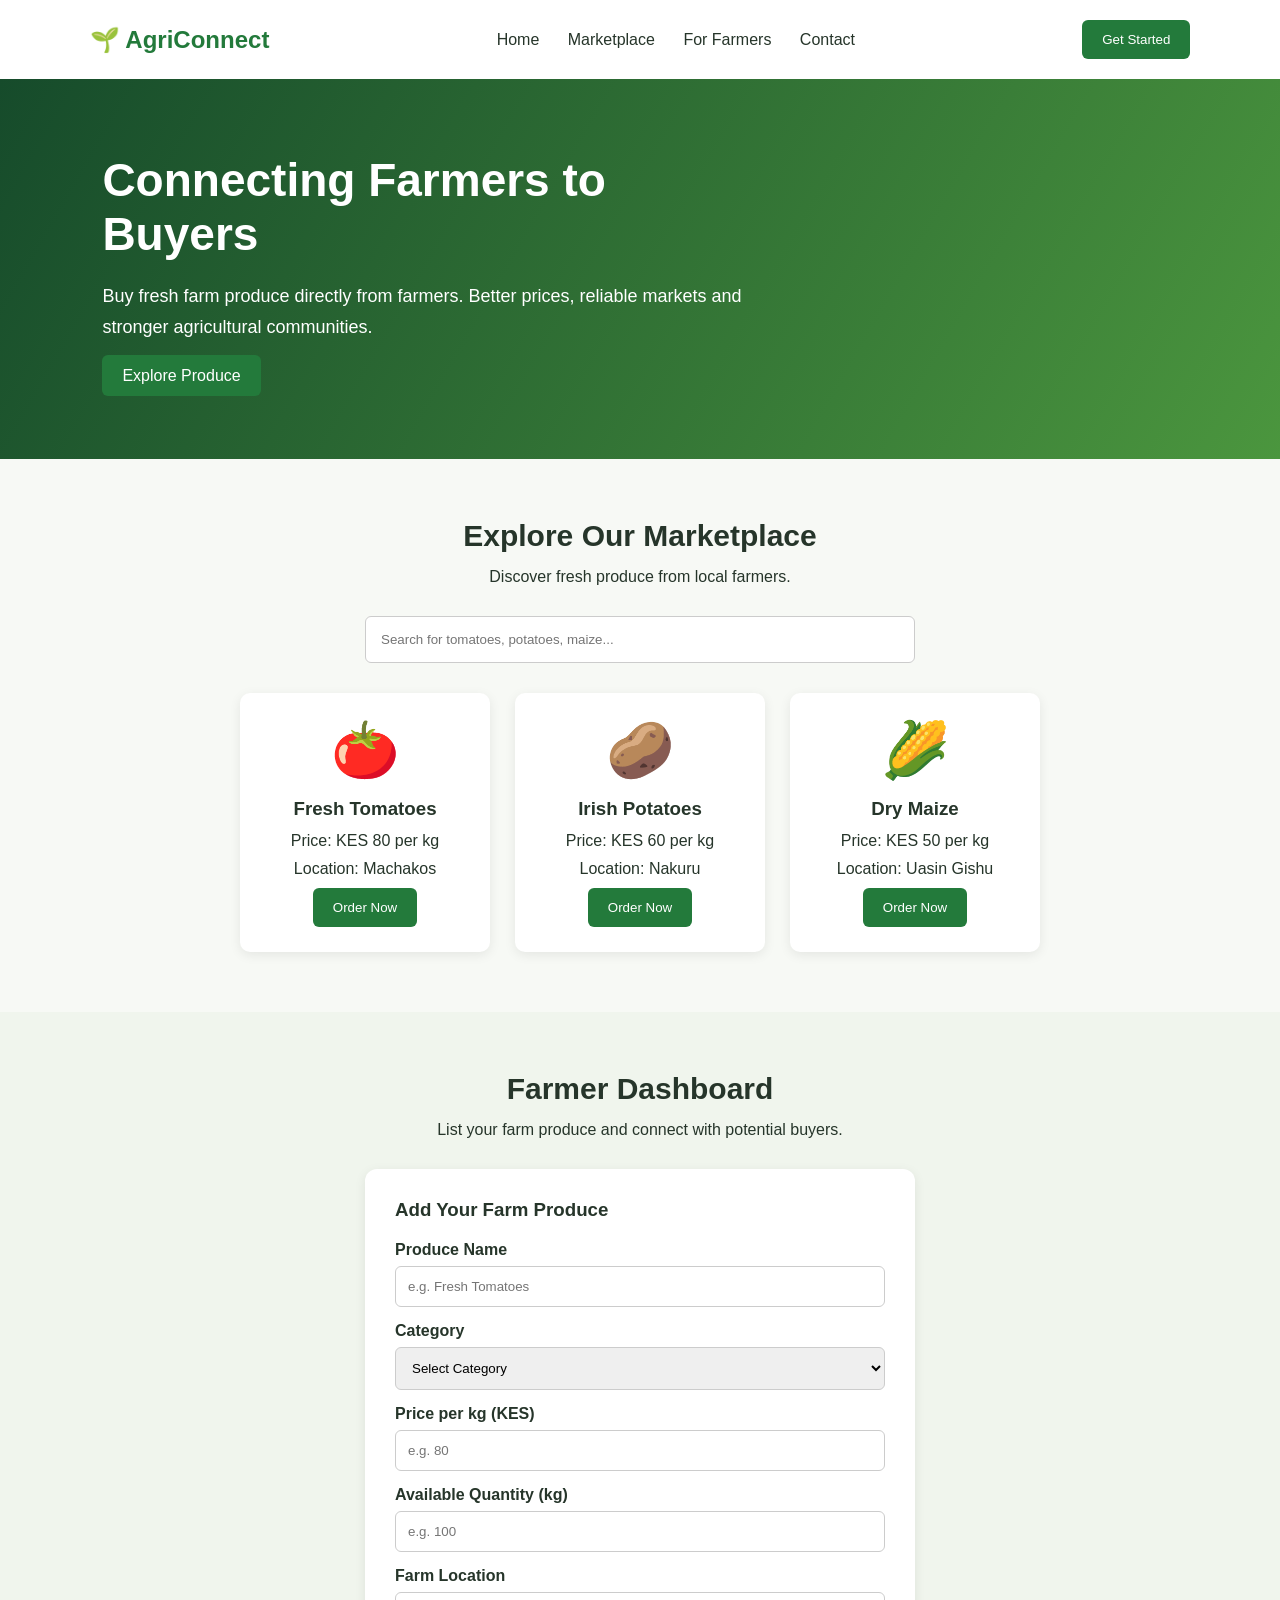
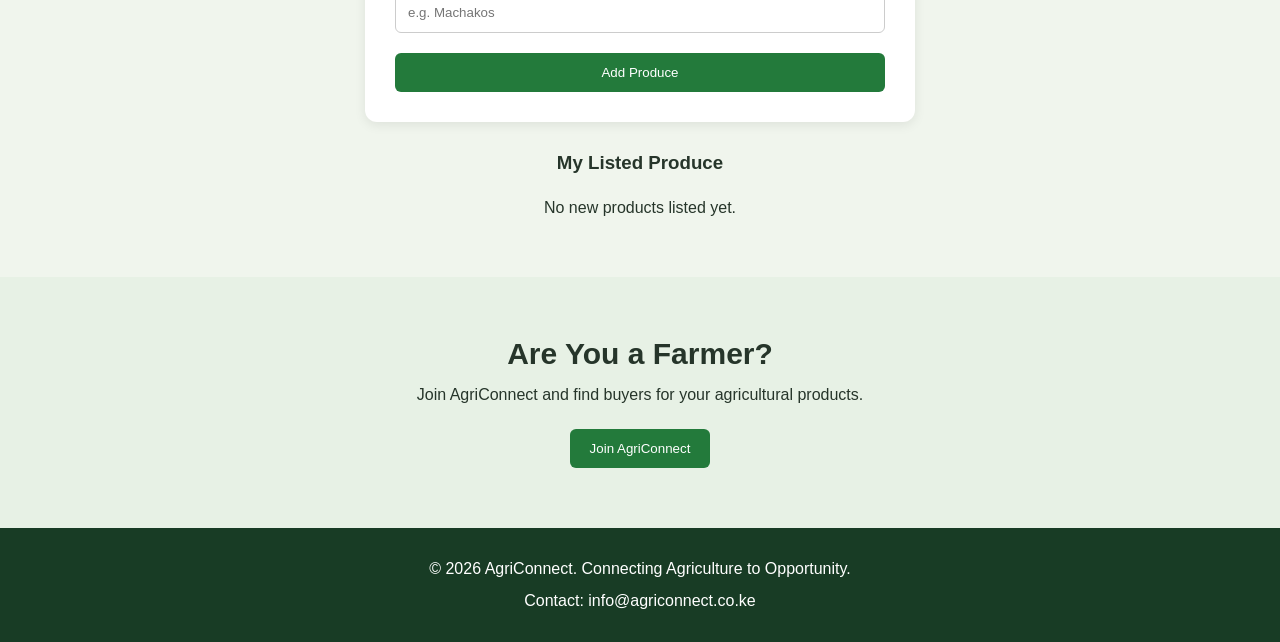
<file: index.html>
<!DOCTYPE html>
<html lang="en">
<head>
    <meta charset="UTF-8">
    <meta name="viewport" content="width=device-width, initial-scale=1.0">
    <title>AgriConnect | Connecting Farmers to Buyers</title>
    <link rel="stylesheet" href="style.css">
</head>
<body>

    <header>
        <div class="logo">🌱 AgriConnect</div>

        <nav>
            <a href="#home">Home</a>
            <a href="#marketplace">Marketplace</a>
            <a href="#farmers">For Farmers</a>
            <a href="#contact">Contact</a>
        </nav>

        <button class="login-btn" onclick="showMessage()">
            Get Started
        </button>
    </header>

    <section class="hero" id="home">
        <div class="hero-content">
            <h1>Connecting Farmers to Buyers</h1>

            <p>
                Buy fresh farm produce directly from farmers.
                Better prices, reliable markets and stronger
                agricultural communities.
            </p>

            <a href="#marketplace" class="main-btn">
                Explore Produce
            </a>
        </div>
    </section>

    <section class="marketplace" id="marketplace">
        <h2>Explore Our Marketplace</h2>
        <p>Discover fresh produce from local farmers.</p>

        <input
            type="text"
            id="searchInput"
            placeholder="Search for tomatoes, potatoes, maize..."
            oninput="searchProducts()"
        >

        <div class="products" id="productList">

            <div class="product">
                <div class="product-image">🍅</div>
                <h3>Fresh Tomatoes</h3>
                <p>Price: KES 80 per kg</p>
                <p>Location: Machakos</p>
                <button onclick="orderProduct('Fresh Tomatoes')">
                    Order Now
                </button>
            </div>

            <div class="product">
                <div class="product-image">🥔</div>
                <h3>Irish Potatoes</h3>
                <p>Price: KES 60 per kg</p>
                <p>Location: Nakuru</p>
                <button onclick="orderProduct('Irish Potatoes')">
                    Order Now
                </button>
            </div>

            <div class="product">
                <div class="product-image">🌽</div>
                <h3>Dry Maize</h3>
                <p>Price: KES 50 per kg</p>
                <p>Location: Uasin Gishu</p>
                <button onclick="orderProduct('Dry Maize')">
                    Order Now
                </button>
            </div>

        </div>
    </section>

<section class="farmer-dashboard" id="dashboard">
    <h2>Farmer Dashboard</h2>
    <p>List your farm produce and connect with potential buyers.</p>

    <div class="form-container">
        <h3>Add Your Farm Produce</h3>

        <form id="produceForm">

            <label>Produce Name</label>
            <input type="text" id="produceName"
                   placeholder="e.g. Fresh Tomatoes" required>

            <label>Category</label>
            <select id="category" required>
                <option value="">Select Category</option>
                <option>Vegetables</option>
                <option>Fruits</option>
                <option>Cereals</option>
                <option>Tubers</option>
            </select>

            <label>Price per kg (KES)</label>
            <input type="number" id="price"
                   placeholder="e.g. 80" min="1" required>

            <label>Available Quantity (kg)</label>
            <input type="number" id="quantity"
                   placeholder="e.g. 100" min="1" required>

            <label>Farm Location</label>
            <input type="text" id="location"
                   placeholder="e.g. Machakos" required>

            <button type="submit">Add Produce</button>
        </form>
    </div>

    <h3>My Listed Produce</h3>

    <div class="products" id="farmerProducts">
        <p>No new products listed yet.</p>
    </div>
</section>

    <section class="farmers" id="farmers">
        <h2>Are You a Farmer?</h2>
        <p>
            Join AgriConnect and find buyers for your
            agricultural products.
        </p>
        <button onclick="showMessage()">
            Join AgriConnect
        </button>
    </section>

    <footer id="contact">
        <p>© 2026 AgriConnect. Connecting Agriculture to Opportunity.</p>
        <p>Contact: info@agriconnect.co.ke</p>
    </footer>

    <script src="script.js"></script>
</body>
</html>
</file>
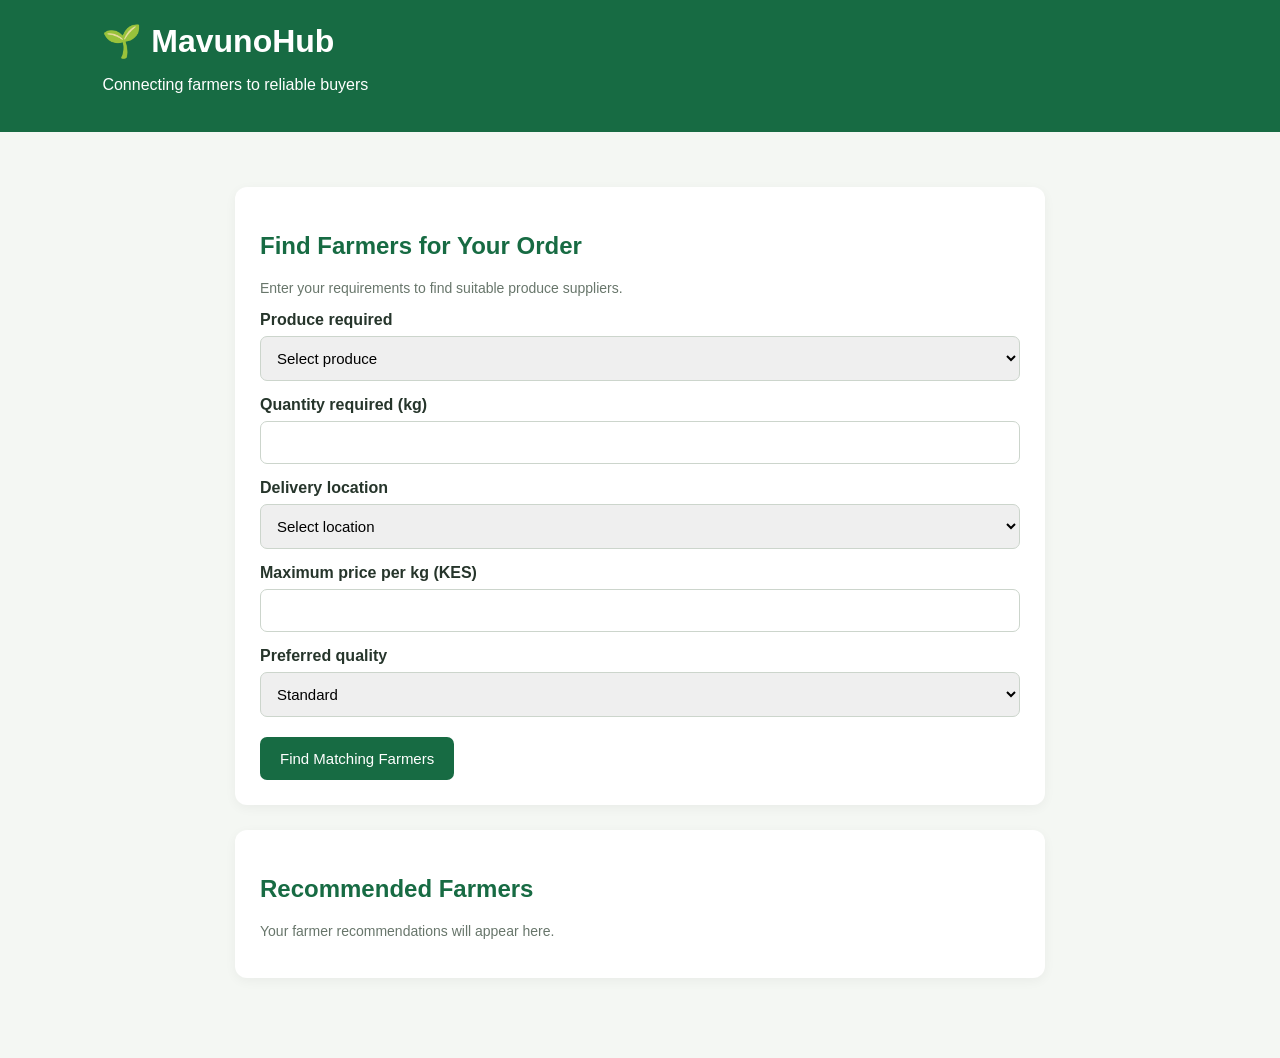
<file: matching.html>
<!DOCTYPE html>
<html lang="en">
<head>
  <meta charset="UTF-8">
  <meta name="viewport" content="width=device-width, initial-scale=1.0">
  <title>MavunoHub | Smart Matching</title>

  <style>
    * {
      box-sizing: border-box;
    }

    body {
      margin: 0;
      font-family: Arial, sans-serif;
      background: #f4f7f3;
      color: #26352b;
    }

    header {
      background: #176b43;
      color: white;
      padding: 22px 8%;
    }

    header h1 {
      margin: 0;
    }

    main {
      max-width: 850px;
      margin: 35px auto;
      padding: 20px;
    }

    .panel {
      background: white;
      padding: 25px;
      margin-bottom: 25px;
      border-radius: 12px;
      box-shadow: 0 3px 12px #0000000c;
    }

    h2 {
      color: #176b43;
    }

    label {
      display: block;
      margin-top: 15px;
      font-weight: bold;
    }

    input, select {
      width: 100%;
      padding: 12px;
      margin-top: 7px;
      border: 1px solid #ccd5cc;
      border-radius: 7px;
      font-size: 15px;
    }

    button {
      background: #176b43;
      color: white;
      border: none;
      padding: 13px 20px;
      margin-top: 20px;
      border-radius: 7px;
      cursor: pointer;
      font-size: 15px;
    }

    button:hover {
      background: #105333;
    }

    .match {
      border: 1px solid #d9e5d9;
      padding: 17px;
      margin-top: 15px;
      border-radius: 9px;
    }

    .score {
      color: #176b43;
      font-weight: bold;
    }

    .muted {
      color: #68766b;
      font-size: 14px;
    }

    #results {
      margin-top: 20px;
    }
  </style>
</head>

<body>

<header>
  <h1>🌱 MavunoHub</h1>
  <p>Connecting farmers to reliable buyers</p>
</header>

<main>

  <section class="panel">
    <h2>Find Farmers for Your Order</h2>
    <p class="muted">
      Enter your requirements to find suitable produce suppliers.
    </p>

    <form id="buyerForm">

      <label>Produce required</label>
      <select id="crop" required>
        <option value="">Select produce</option>
        <option value="Tomatoes">Tomatoes</option>
        <option value="Potatoes">Potatoes</option>
        <option value="Maize">Maize</option>
        <option value="Cabbages">Cabbages</option>
      </select>

      <label>Quantity required (kg)</label>
      <input type="number" id="quantity" min="1" required>

      <label>Delivery location</label>
      <select id="location" required>
        <option value="">Select location</option>
        <option value="Nairobi">Nairobi</option>
        <option value="Machakos">Machakos</option>
        <option value="Nyandarua">Nyandarua</option>
        <option value="Meru">Meru</option>
      </select>

      <label>Maximum price per kg (KES)</label>
      <input type="number" id="price" min="1" required>

      <label>Preferred quality</label>
      <select id="quality" required>
        <option value="Standard">Standard</option>
        <option value="Premium">Premium</option>
      </select>

      <button type="submit">Find Matching Farmers</button>

    </form>
  </section>

  <section class="panel">
    <h2>Recommended Farmers</h2>
    <div id="results">
      <p class="muted">Your farmer recommendations will appear here.</p>
    </div>
  </section>

</main>

<script>

  // Sample farmer data for testing.
  // Later, this information will come from our database.

  const farmers = [
    {
      name: "John Mwangi",
      crop: "Tomatoes",
      quantity: 1000,
      location: "Machakos",
      price: 80,
      quality: "Premium"
    },
    {
      name: "Mary Wanjiku",
      crop: "Potatoes",
      quantity: 1500,
      location: "Nyandarua",
      price: 55,
      quality: "Standard"
    },
    {
      name: "Peter Kimani",
      crop: "Tomatoes",
      quantity: 500,
      location: "Nairobi",
      price: 90,
      quality: "Standard"
    },
    {
      name: "Grace Mutua",
      crop: "Maize",
      quantity: 2000,
      location: "Machakos",
      price: 45,
      quality: "Premium"
    },
    {
      name: "David Muriithi",
      crop: "Tomatoes",
      quantity: 1200,
      location: "Meru",
      price: 75,
      quality: "Premium"
    }
  ];

  const form = document.getElementById("buyerForm");

  form.addEventListener("submit", function(event) {

    event.preventDefault();

    const request = {
      crop: document.getElementById("crop").value,
      quantity: Number(document.getElementById("quantity").value),
      location: document.getElementById("location").value,
      price: Number(document.getElementById("price").value),
      quality: document.getElementById("quality").value
    };

    if (
      !request.crop ||
      !request.location ||
      request.quantity <= 0 ||
      request.price <= 0
    ) {
      alert("Please enter valid order requirements.");
      return;
    }

    const matches = farmers.map(farmer => {

      let score = 0;
      let reasons = [];

      // Crop match: 35 points
      if (farmer.crop === request.crop) {
        score += 35;
        reasons.push("Same produce");
      } else {
        return { ...farmer, score: 0, reasons: ["Different produce"] };
      }

      // Quantity match: up to 20 points
      const quantityRatio = Math.min(
        farmer.quantity / request.quantity, 1
      );

      score += 20 * quantityRatio;

      if (farmer.quantity >= request.quantity) {
        reasons.push("Enough quantity available");
      } else {
        reasons.push("Partial quantity available");
      }

      // Location match: 15 points
      if (farmer.location === request.location) {
        score += 15;
        reasons.push("Same location");
      } else {
        score += 5;
        reasons.push("Different location");
      }

      // Quality match: 15 points
      if (farmer.quality === request.quality) {
        score += 15;
        reasons.push("Quality matches");
      }

      // Price match: 10 points
      if (farmer.price <= request.price) {
        score += 10;
        reasons.push("Within your budget");
      }

      // Price difference reduces suitability
      // when farmer's price is above buyer's budget.

      // Availability: 5 points
      score += 5;
      reasons.push("Listed as available in sample data");

      return {
        ...farmer,
        score: Math.round(score),
        reasons
      };

    });

    // Sort from highest score to lowest.
    matches.sort((a, b) => b.score - a.score);

    const results = document.getElementById("results");

    const suitable = matches.filter(farmer => farmer.score >= 35);

    if (suitable.length === 0) {
      results.innerHTML =
        "<p>No suitable farmers found. Try adjusting your requirements.</p>";
      return;
    }

    results.innerHTML = suitable.map(farmer => `

      <div class="match">

        <h3>${farmer.name}</h3>

        <p><strong>Produce:</strong> ${farmer.crop}</p>
        <p><strong>Available:</strong> ${farmer.quantity} kg</p>
        <p><strong>Location:</strong> ${farmer.location}</p>
        <p><strong>Price:</strong> KES ${farmer.price}/kg</p>
        <p><strong>Quality:</strong> ${farmer.quality}</p>

        <p class="score">
          Match score: ${farmer.score}%
        </p>

        <p class="muted">
          Why this farmer matched: ${farmer.reasons.join(", ")}
        </p>

      </div>

    `).join("");

  });

</script>

</body>
</html>
</file>
<file: style.css>
* {
    margin: 0;
    padding: 0;
    box-sizing: border-box;
}

body {
    font-family: Arial, sans-serif;
    background: #f7f9f5;
    color: #26352a;
}

header {
    display: flex;
    justify-content: space-between;
    align-items: center;
    padding: 20px 7%;
    background: white;
}

.logo {
    font-size: 24px;
    font-weight: bold;
    color: #237a3b;
}

nav a {
    text-decoration: none;
    color: #26352a;
    margin: 0 12px;
}

button, .main-btn {
    background: #237a3b;
    color: white;
    border: none;
    padding: 12px 20px;
    border-radius: 6px;
    cursor: pointer;
    text-decoration: none;
}

.hero {
    min-height: 380px;
    background: linear-gradient(120deg, #164b2b, #4b963e);
    display: flex;
    align-items: center;
    padding: 60px 8%;
    color: white;
}

.hero-content {
    max-width: 650px;
}

.hero h1 {
    font-size: 46px;
    margin-bottom: 20px;
}

.hero p {
    font-size: 18px;
    line-height: 1.7;
    margin-bottom: 25px;
}

.marketplace {
    padding: 60px 7%;
    text-align: center;
}

.marketplace h2, .farmers h2 {
    font-size: 30px;
    margin-bottom: 15px;
}

#searchInput {
    width: 80%;
    max-width: 550px;
    padding: 15px;
    margin: 30px 0;
    border: 1px solid #ccc;
    border-radius: 6px;
}

.products {
    display: flex;
    justify-content: center;
    flex-wrap: wrap;
    gap: 25px;
}

.product {
    background: white;
    padding: 25px;
    width: 250px;
    border-radius: 10px;
    box-shadow: 0 3px 12px rgba(0,0,0,0.08);
}

.product-image {
    font-size: 55px;
    margin-bottom: 15px;
}

.product h3 {
    margin-bottom: 12px;
}

.product p {
    margin: 10px 0;
}

.farmers {
    background: #e7f1e5;
    padding: 60px 20px;
    text-align: center;
}

.farmers p {
    margin: 15px 0 25px;
}

footer {
    background: #183c25;
    color: white;
    text-align: center;
    padding: 25px;
    line-height: 2;
}

@media (max-width: 700px) {
    header {
        flex-direction: column;
        gap: 20px;
    }

    nav {
        display: flex;
        flex-wrap: wrap;
        justify-content: center;
        gap: 12px;
    }

    nav a {
        margin: 0;
    }

    .hero h1 {
        font-size: 34px;
    }

    #searchInput {
        width: 100%;
    }
}

.farmer-dashboard {
    padding: 60px 7%;
    text-align: center;
    background: #f0f5ed;
}

.farmer-dashboard h2 {
    font-size: 30px;
    margin-bottom: 15px;
}

.form-container {
    background: white;
    max-width: 550px;
    margin: 30px auto;
    padding: 30px;
    border-radius: 12px;
    box-shadow: 0 3px 12px rgba(0,0,0,0.08);
    text-align: left;
}

.form-container h3 {
    margin-bottom: 20px;
}

.form-container label {
    display: block;
    margin: 15px 0 7px;
    font-weight: bold;
}

.form-container input,
.form-container select {
    width: 100%;
    padding: 12px;
    border: 1px solid #ccc;
    border-radius: 6px;
}

.form-container button {
    width: 100%;
    margin-top: 20px;
}

#farmerProducts {
    margin-top: 25px;
}
</file>
